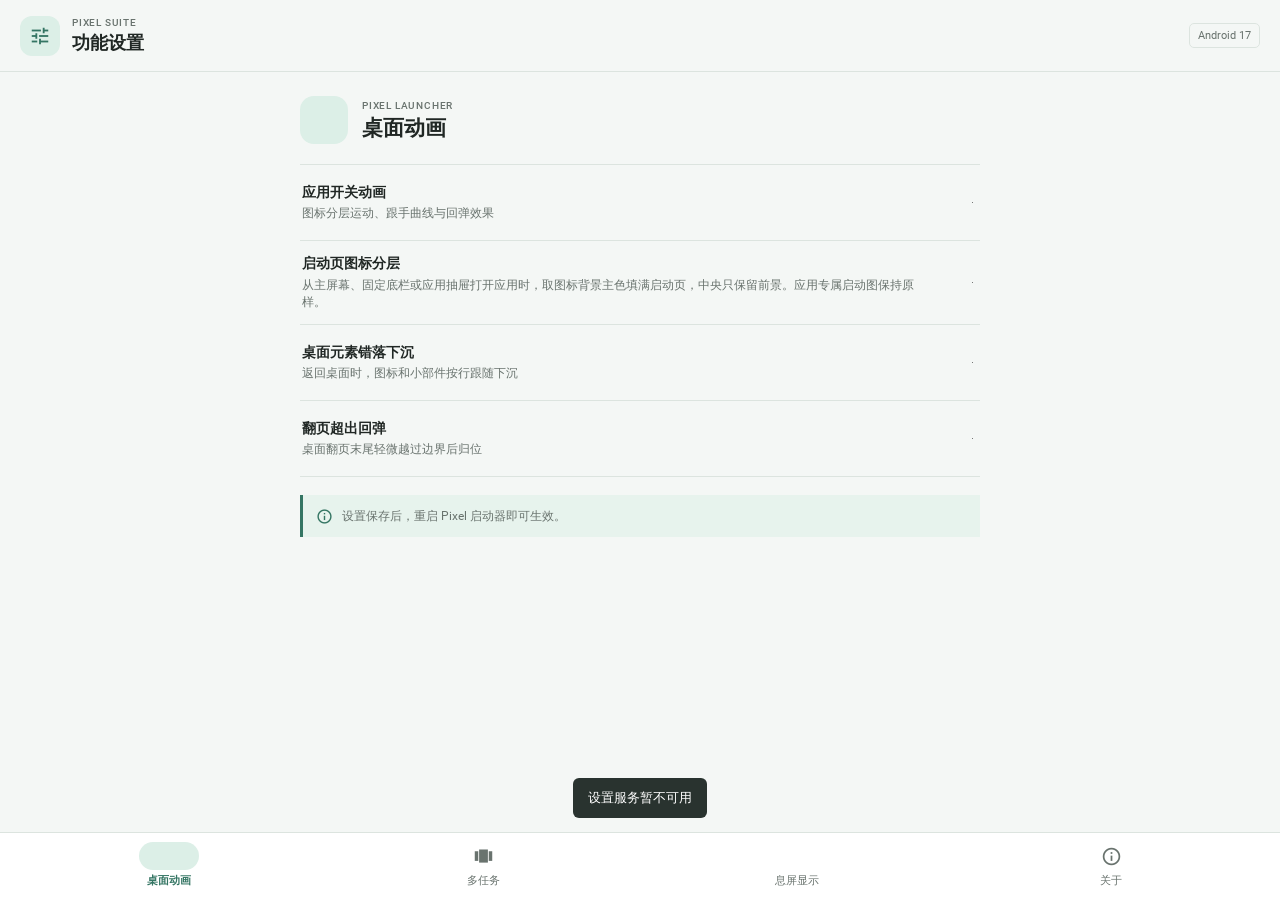
<file: pixel-suite/assets/suite/index.html>
<!doctype html>
<html lang="zh-CN">
<head>
  <meta charset="utf-8">
  <meta name="viewport" content="width=device-width, initial-scale=1, viewport-fit=cover">
  <meta name="color-scheme" content="light dark">
  <title>Pixel Suite</title>
  <link rel="stylesheet" href="file:///android_asset/css/mdui.min.css">
  <link rel="stylesheet" href="app.css">
</head>
<body class="mdui-theme-layout-auto mdui-theme-accent-teal">
  <header class="topbar">
    <div class="brand-mark" aria-hidden="true"><i class="mdui-icon material-icons">tune</i></div>
    <div class="topbar-copy">
      <div class="eyebrow">PIXEL SUITE</div>
      <h1>功能设置</h1>
    </div>
    <span class="build-tag">Android 17</span>
  </header>

  <main class="content" id="content">
    <section class="page is-active" id="page-motion" data-page="motion" aria-labelledby="motion-title">
      <div class="page-heading">
        <div class="page-icon motion-icon"><i class="mdui-icon material-icons" aria-hidden="true">animation</i></div>
        <div><p class="section-kicker">PIXEL LAUNCHER</p><h2 id="motion-title">桌面动画</h2></div>
      </div>
      <div class="settings-list">
        <div class="setting-row">
          <div class="setting-copy"><h3>应用开关动画</h3><p>图标分层运动、跟手曲线与回弹效果</p></div>
          <label class="mdui-switch switch-control"><input type="checkbox" data-feature="motion_icon_transition" aria-label="应用开关动画"><i class="mdui-switch-icon"></i></label>
        </div>
        <div class="setting-row">
          <div class="setting-copy"><h3>启动页图标分层</h3><p>从主屏幕、固定底栏或应用抽屉打开应用时，取图标背景主色填满启动页，中央只保留前景。应用专属启动图保持原样。</p></div>
          <label class="mdui-switch switch-control"><input type="checkbox" data-feature="motion_splash_layers" aria-label="启动页图标分层"><i class="mdui-switch-icon"></i></label>
        </div>
        <div class="setting-row">
          <div class="setting-copy"><h3>桌面元素错落下沉</h3><p>返回桌面时，图标和小部件按行跟随下沉</p></div>
          <label class="mdui-switch switch-control"><input type="checkbox" data-feature="motion_workspace_dip" aria-label="桌面元素错落下沉"><i class="mdui-switch-icon"></i></label>
        </div>
        <div class="setting-row">
          <div class="setting-copy"><h3>翻页超出回弹</h3><p>桌面翻页末尾轻微越过边界后归位</p></div>
          <label class="mdui-switch switch-control"><input type="checkbox" data-feature="motion_page_recoil" aria-label="翻页超出回弹"><i class="mdui-switch-icon"></i></label>
        </div>
      </div>
      <div class="restart-note"><i class="mdui-icon material-icons" aria-hidden="true">info_outline</i><span>设置保存后，重启 Pixel 启动器即可生效。</span></div>
    </section>

    <section class="page" id="page-recents" data-page="recents" aria-labelledby="recents-title" hidden>
      <div class="page-heading">
        <div class="page-icon recents-icon"><i class="mdui-icon material-icons" aria-hidden="true">view_carousel</i></div>
        <div><p class="section-kicker">OVERVIEW</p><h2 id="recents-title">多任务</h2></div>
      </div>
      <div class="settings-list">
        <div class="setting-row">
          <div class="setting-copy"><h3>多任务 Dock</h3><p>在多任务界面显示独立应用栏</p></div>
          <label class="mdui-switch switch-control"><input type="checkbox" data-feature="recents_overview_dock" aria-label="多任务 Dock"><i class="mdui-switch-icon"></i></label>
        </div>
        <div class="setting-row">
          <div class="setting-copy"><h3>从 Dock 启动小窗</h3><p>点击多任务 Dock 应用时调用小窗启动</p></div>
          <label class="mdui-switch switch-control"><input type="checkbox" data-feature="recents_float_launch" aria-label="从 Dock 启动小窗"><i class="mdui-switch-icon"></i></label>
        </div>
      </div>
      <div class="subsection-heading"><div><p class="section-kicker">APP SHORTCUTS</p><h3>应用建议</h3></div></div>
      <div class="setting-row custom-row">
        <div class="setting-copy"><h3>使用自选应用顺序</h3><p>按你选择的应用列表展示并轮换</p></div>
        <label class="mdui-switch switch-control"><input type="checkbox" id="custom-apps" aria-label="使用自选应用顺序"><i class="mdui-switch-icon"></i></label>
      </div>
      <button class="mdui-btn mdui-btn-raised picker-button" id="open-picker" type="button">
        <i class="mdui-icon material-icons" aria-hidden="true">format_list_numbered</i><span>选择应用与排序</span>
        <i class="mdui-icon material-icons trailing-icon" aria-hidden="true">chevron_right</i>
      </button>
      <div class="restart-note"><i class="mdui-icon material-icons" aria-hidden="true">info_outline</i><span>Dock 与卡片设置重启 Pixel 启动器后生效；小窗启动还需重启系统界面。</span></div>
    </section>

    <section class="page" id="page-aod" data-page="aod" aria-labelledby="aod-title" hidden>
      <div class="page-heading">
        <div class="page-icon aod-icon"><i class="mdui-icon material-icons" aria-hidden="true">bedtime</i></div>
        <div><p class="section-kicker">AMBIENT DISPLAY</p><h2 id="aod-title">息屏显示</h2></div>
      </div>
      <div class="settings-list">
        <div class="setting-row">
          <div class="setting-copy"><h3>全屏息屏壁纸</h3><p>锁屏或从黑屏抬手进入息屏显示时，壁纸可见后最多显示 10 秒。提前亮屏会取消计时。</p></div>
          <label class="mdui-switch switch-control"><input type="checkbox" data-feature="aod_restore_earth" aria-label="全屏息屏壁纸"><i class="mdui-switch-icon"></i></label>
        </div>
        <div class="setting-row">
          <div class="setting-copy"><h3>深色壁纸遮罩</h3><p>为息屏壁纸加上约 90% 的黑色遮罩；关闭后不额外压暗壁纸。</p></div>
          <label class="mdui-switch switch-control"><input type="checkbox" data-feature="aod_visibility" aria-label="深色壁纸遮罩"><i class="mdui-switch-icon"></i></label>
        </div>
        <div class="setting-row">
          <div class="setting-copy"><h3>提高息屏面板亮度</h3><p>仅在十秒全屏息显时提高内屏的亮度请求，不改变壁纸颜色。关闭后，下次息显恢复原亮度。</p></div>
          <label class="mdui-switch switch-control"><input type="checkbox" data-feature="aod_wallpaper_gain" aria-label="提高息屏面板亮度"><i class="mdui-switch-icon"></i></label>
        </div>
      </div>
      <p id="aod-status" role="status"></p>
      <div class="restart-note"><i class="mdui-icon material-icons" aria-hidden="true">info_outline</i><span>全屏壁纸只需在 LSPosed 勾选 Android 系统和系统界面，安装后重启一次。打开时同步开启系统常亮息屏；关闭后恢复普通息屏，不再计时。</span></div>
    </section>
    <section class="page" id="page-about" data-page="about" aria-labelledby="about-title" hidden>
      <div class="page-heading">
        <div class="page-icon"><i class="mdui-icon material-icons" aria-hidden="true">info_outline</i></div>
        <h2 id="about-title">关于</h2>
      </div>
      <div class="settings-list">
        <a class="setting-row about-link" href="https://github.com/PoweredBySaintDiana/PixelMotionSuite">
          <div class="setting-copy"><h3>项目主页</h3><p>GitHub · PoweredBySaintDiana/PixelMotionSuite</p></div>
          <i class="mdui-icon material-icons" aria-hidden="true">open_in_new</i>
        </a>
        <a class="setting-row about-link" href="https://www.coolapk.com/u/39629892">
          <div class="setting-copy"><h3>作者的酷安主页</h3><p>酷安 · UID 39629892</p></div>
          <i class="mdui-icon material-icons" aria-hidden="true">open_in_new</i>
        </a>
      </div>
    </section>
  </main>

  <nav class="bottom-nav" aria-label="功能分类">
    <button class="nav-item is-selected" type="button" data-target="motion" aria-current="page">
      <span class="nav-icon"><i class="mdui-icon material-icons" aria-hidden="true">animation</i></span><span>桌面动画</span>
    </button>
    <button class="nav-item" type="button" data-target="recents">
      <span class="nav-icon"><i class="mdui-icon material-icons" aria-hidden="true">view_carousel</i></span><span>多任务</span>
    </button>
    <button class="nav-item" type="button" data-target="aod">
      <span class="nav-icon"><i class="mdui-icon material-icons" aria-hidden="true">bedtime</i></span><span>息屏显示</span>
    </button>
    <button class="nav-item" type="button" data-target="about">
      <span class="nav-icon"><i class="mdui-icon material-icons" aria-hidden="true">info_outline</i></span><span>关于</span>
    </button>
  </nav>
  <div class="snackbar" id="snackbar" role="status" aria-live="polite"></div>
  <script src="file:///android_asset/js/mdui.min.js"></script>
  <script src="app.js"></script>
</body>
</html>
</file>
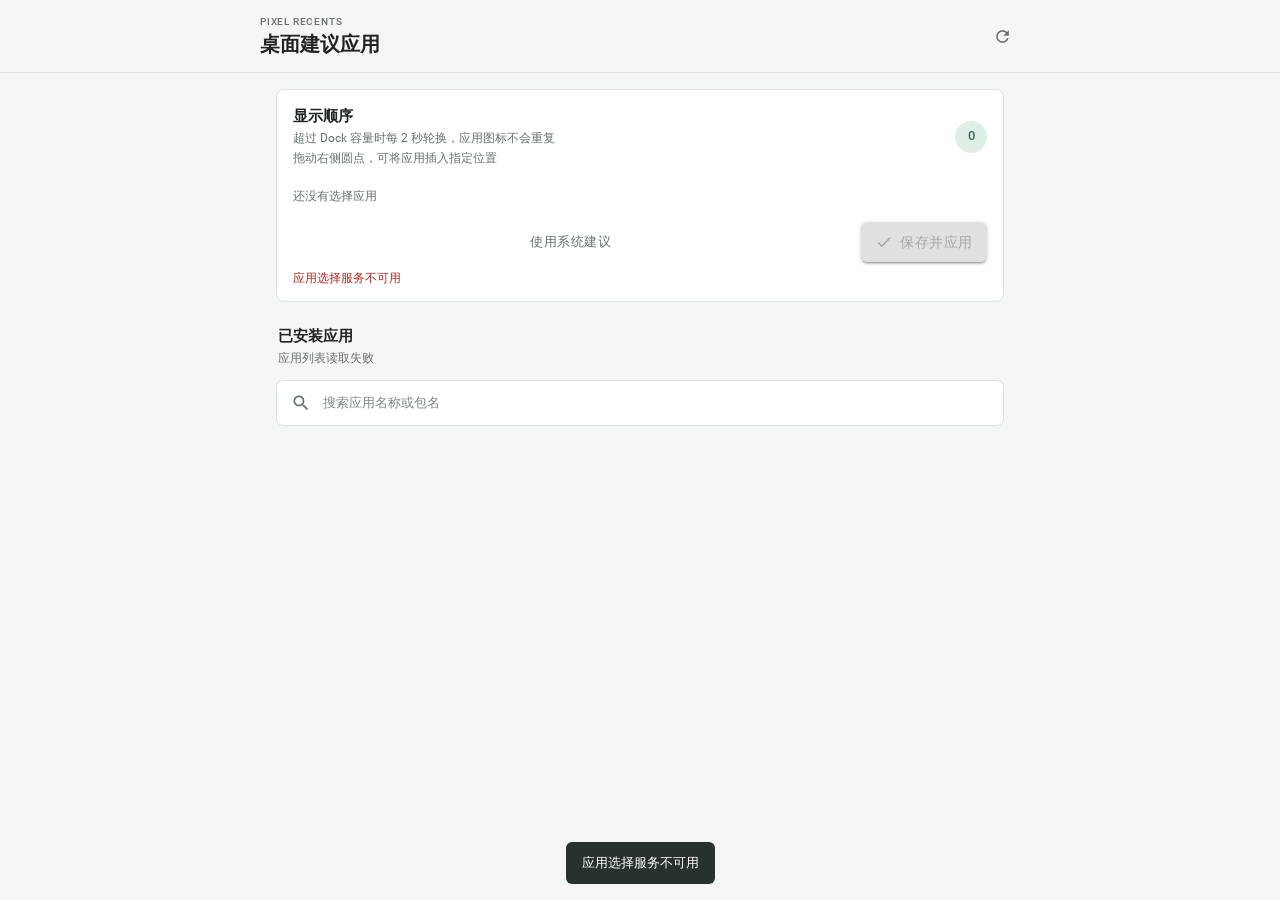
<file: pixel-suite/assets/settings/apps/index.html>
<!doctype html>
<html lang="zh-CN">
<head>
  <meta charset="utf-8">
  <meta name="viewport" content="width=device-width, initial-scale=1, viewport-fit=cover">
  <meta name="color-scheme" content="light dark">
  <title>桌面建议应用</title>
  <link rel="stylesheet" href="../../css/mdui.min.css">
  <link rel="stylesheet" href="app.css">
</head>
<body class="mdui-theme-layout-auto mdui-theme-accent-teal">
  <header class="topbar">
    <div class="topbar-inner">
      <div class="heading">
        <div class="eyebrow">PIXEL RECENTS</div>
        <h1>桌面建议应用</h1>
      </div>
      <button id="reload-button" class="icon-button" type="button" aria-label="重新读取应用">
        <i class="mdui-icon material-icons" aria-hidden="true">refresh</i>
      </button>
    </div>
  </header>

  <main class="page">
    <section class="selection-panel" aria-labelledby="selection-title">
      <div class="section-heading">
        <div>
          <h2 id="selection-title">显示顺序</h2>
          <p>超过 Dock 容量时每 2 秒轮换，应用图标不会重复</p>
          <p>拖动右侧圆点，可将应用插入指定位置</p>
        </div>
        <span id="selected-count" class="count-badge">0</span>
      </div>
      <div id="selected-list" class="selected-list">
        <div id="selected-empty" class="empty-inline">还没有选择应用</div>
      </div>
      <div class="selection-actions">
        <button id="native-button" class="mdui-btn mdui-btn-dense" type="button">
          <i class="mdui-icon material-icons" aria-hidden="true">auto_awesome</i>
          使用系统建议
        </button>
        <button id="save-button" class="mdui-btn mdui-btn-raised mdui-color-theme" type="button" disabled>
          <i class="mdui-icon material-icons" aria-hidden="true">check</i>
          保存并应用
        </button>
      </div>
      <div id="save-status" class="save-status" role="status" aria-live="polite"></div>
    </section>

    <section class="apps-section" aria-labelledby="apps-title">
      <div class="section-heading apps-heading">
        <div>
          <h2 id="apps-title">已安装应用</h2>
          <p id="apps-subtitle">正在读取可启动的应用</p>
        </div>
        <span id="visible-count" class="muted-count"></span>
      </div>
      <label class="search-field">
        <i class="mdui-icon material-icons" aria-hidden="true">search</i>
        <input id="search-input" type="search" autocomplete="off" placeholder="搜索应用名称或包名" aria-label="搜索应用名称或包名">
        <button id="clear-search" class="icon-button clear-search" type="button" aria-label="清除搜索" hidden>
          <i class="mdui-icon material-icons" aria-hidden="true">close</i>
        </button>
      </label>
      <div id="apps-list" class="apps-list" aria-live="polite"></div>
      <div id="apps-empty" class="empty-state" hidden>
        <i class="mdui-icon material-icons" aria-hidden="true">search_off</i>
        <span>没有找到匹配的应用</span>
      </div>
    </section>
  </main>

  <div id="snackbar" class="snackbar" role="status" aria-live="polite"></div>
  <script src="../../js/mdui.min.js"></script>
  <script src="app.js"></script>
</body>
</html>
</file>
<file: pixel-suite/assets/suite/app.css>
@font-face {
  font-family: Roboto;
  src: url("../fonts/roboto/Roboto-Regular.woff2") format("woff2");
  font-style: normal;
  font-weight: 400;
  font-display: swap;
}
@font-face {
  font-family: Roboto;
  src: url("../fonts/roboto/Roboto-Medium.woff2") format("woff2");
  font-style: normal;
  font-weight: 500 700;
  font-display: swap;
}
@font-face {
  font-family: "Material Icons";
  src: url("../icons/material-icons/MaterialIcons-Regular.woff2") format("woff2");
  font-style: normal;
  font-weight: 400;
  font-display: block;
}

:root {
  color-scheme: light dark;
  --surface: #f4f7f5;
  --raised: #ffffff;
  --text: #202724;
  --muted: #69736e;
  --line: #dce4df;
  --accent: #347563;
  --accent-soft: #dcefe7;
  --motion: #287c72;
  --recents: #516e9d;
  --aod: #a45c43;
  --safe-top: env(safe-area-inset-top, 0px);
  --safe-bottom: env(safe-area-inset-bottom, 0px);
}

@media (prefers-color-scheme: dark) {
  :root {
    --surface: #151a18;
    --raised: #202724;
    --text: #e7eeea;
    --muted: #a3b0a9;
    --line: #37423c;
    --accent: #95d4bf;
    --accent-soft: #2b4038;
    --motion: #83d1c4;
    --recents: #a5bce6;
    --aod: #e6a88f;
  }
}

* { box-sizing: border-box; }
html, body { width: 100%; min-height: 100%; margin: 0; }
body {
  min-height: 100vh;
  background: var(--surface);
  color: var(--text);
  font-family: Roboto, "Noto Sans CJK SC", "Microsoft YaHei", sans-serif;
  -webkit-font-smoothing: antialiased;
}
button { font: inherit; }
.mdui-icon { font-family: "Material Icons", "material-icons", sans-serif; font-weight: normal; font-style: normal; line-height: 1; letter-spacing: normal; text-transform: none; display: inline-block; white-space: nowrap; word-wrap: normal; direction: ltr; -webkit-font-feature-settings: "liga"; -webkit-font-smoothing: antialiased; }

.topbar {
  position: sticky;
  top: 0;
  z-index: 2;
  display: flex;
  min-height: 72px;
  align-items: center;
  gap: 12px;
  padding: calc(10px + var(--safe-top)) 20px 10px;
  border-bottom: 1px solid var(--line);
  background: color-mix(in srgb, var(--surface) 94%, transparent);
  backdrop-filter: blur(14px);
}
.brand-mark { display: grid; width: 40px; height: 40px; place-items: center; border-radius: 12px; background: var(--accent-soft); color: var(--accent); }
.brand-mark .mdui-icon { font-size: 22px; }
.topbar-copy { flex: 1; min-width: 0; }
.eyebrow, .section-kicker { margin: 0; color: var(--muted); font-size: 10px; font-weight: 700; line-height: 1.4; letter-spacing: .08em; }
h1, h2, h3, p { margin: 0; }
h1 { margin-top: 1px; font-size: 18px; font-weight: 600; line-height: 1.3; }
.build-tag { padding: 5px 8px; border: 1px solid var(--line); border-radius: 5px; color: var(--muted); font-size: 11px; }

.content { width: min(100%, 720px); min-height: calc(100vh - 150px); margin: 0 auto; padding: 24px 20px calc(112px + var(--safe-bottom)); }
.page[hidden] { display: none; }
.page { animation: page-in .18s ease-out both; }
@keyframes page-in { from { opacity: .65; transform: translateY(4px); } to { opacity: 1; transform: translateY(0); } }
.page-heading { display: flex; align-items: center; gap: 14px; margin: 0 0 20px; }
.page-icon { display: grid; width: 48px; height: 48px; flex: 0 0 auto; place-items: center; border-radius: 14px; background: var(--accent-soft); color: var(--accent); }
.page-icon .mdui-icon { font-size: 25px; }
.motion-icon { color: var(--motion); }
.recents-icon { color: var(--recents); background: color-mix(in srgb, var(--recents) 13%, var(--raised)); }
.aod-icon { color: var(--aod); background: color-mix(in srgb, var(--aod) 13%, var(--raised)); }
.page-heading h2 { margin-top: 2px; font-size: 21px; font-weight: 600; line-height: 1.25; }
.settings-list { border-top: 1px solid var(--line); }
.setting-row { display: flex; min-height: 76px; align-items: center; gap: 16px; padding: 13px 2px; border-bottom: 1px solid var(--line); }
.setting-row.is-disabled { opacity: .48; }
.setting-copy { min-width: 0; flex: 1; }
.setting-copy h3 { font-size: 14px; font-weight: 600; line-height: 1.4; }
.setting-copy p { margin-top: 3px; color: var(--muted); font-size: 12px; line-height: 1.45; }
.about-link { color: var(--text); text-decoration: none; overflow-wrap: anywhere; }
.about-link .mdui-icon { flex: 0 0 auto; color: var(--accent); font-size: 20px; }
.about-link:active { background: var(--accent-soft); }
.about-link:focus-visible { outline: 2px solid var(--accent); outline-offset: -2px; }
.switch-control { display: flex; width: 44px; height: 32px; flex: 0 0 auto; align-items: center; justify-content: flex-end; margin: 0 2px 0 0; }
.switch-control input { width: 1px; height: 1px; }
.mdui-switch-icon { border-color: var(--muted); }
.mdui-theme-accent-teal .switch-control input[type="checkbox"]:checked + .mdui-switch-icon { background: color-mix(in srgb, var(--accent) 45%, var(--raised)); border-color: var(--accent); }
.mdui-theme-accent-teal .switch-control input[type="checkbox"]:checked + .mdui-switch-icon::before { background: var(--accent); }
.switch-control input:focus-visible + .mdui-switch-icon { outline: 2px solid var(--accent); outline-offset: 3px; }
.restart-note { display: flex; align-items: flex-start; gap: 9px; margin-top: 18px; padding: 12px 13px; border-left: 3px solid var(--accent); background: color-mix(in srgb, var(--accent-soft) 55%, var(--surface)); color: var(--muted); font-size: 12px; line-height: 1.5; }
.restart-note .mdui-icon { flex: 0 0 auto; margin-top: 1px; color: var(--accent); font-size: 17px; }
.subsection-heading { display: flex; align-items: center; justify-content: space-between; margin: 24px 2px 4px; }
.subsection-heading h3 { margin-top: 2px; font-size: 16px; font-weight: 600; }
.custom-row { border-top: 1px solid var(--line); }
.picker-button { display: flex; width: 100%; min-height: 48px; align-items: center; gap: 10px; margin-top: 14px; padding: 0 14px; border-radius: 7px; background: var(--raised); color: var(--text); text-align: left; text-transform: none; box-shadow: none; }
.picker-button .mdui-icon { color: var(--accent); font-size: 20px; }
.picker-button span { flex: 1; font-size: 13px; font-weight: 600; }
.picker-button .trailing-icon { color: var(--muted); font-size: 21px; }
.picker-button:active { background: var(--accent-soft); }

.bottom-nav { position: fixed; z-index: 4; right: 0; bottom: 0; left: 0; display: grid; grid-template-columns: repeat(4, minmax(0, 1fr)); min-height: calc(68px + var(--safe-bottom)); padding: 7px 12px calc(7px + var(--safe-bottom)); border-top: 1px solid var(--line); background: color-mix(in srgb, var(--raised) 96%, transparent); backdrop-filter: blur(16px); }
.nav-item { display: grid; min-width: 0; grid-template-rows: 30px 17px; justify-items: center; align-content: center; gap: 2px; padding: 2px 4px; border: 0; border-radius: 7px; background: transparent; color: var(--muted); cursor: pointer; font-size: 11px; line-height: 1.2; }
.nav-icon { display: grid; width: 60px; height: 28px; place-items: center; border-radius: 14px; transition: background .15s ease, color .15s ease; }
.nav-icon .mdui-icon { font-size: 21px; }
.nav-item.is-selected { color: var(--accent); font-weight: 600; }
.nav-item.is-selected .nav-icon { background: var(--accent-soft); }
.nav-item:focus-visible { outline: 2px solid var(--accent); outline-offset: -2px; }
.snackbar { position: fixed; z-index: 6; right: 18px; bottom: calc(82px + var(--safe-bottom)); left: 18px; width: fit-content; max-width: min(500px, calc(100% - 36px)); margin: 0 auto; padding: 11px 15px; border-radius: 6px; background: #29332f; color: #fff; font-size: 13px; line-height: 1.4; opacity: 0; pointer-events: none; transform: translateY(8px); transition: opacity .18s ease, transform .18s ease; }
.snackbar.is-visible { opacity: 1; transform: translateY(0); }

@media (max-width: 380px) {
  .content { padding-right: 16px; padding-left: 16px; }
  .topbar { padding-right: 16px; padding-left: 16px; }
  .setting-row { gap: 10px; }
  .setting-copy h3 { font-size: 13px; }
  .setting-copy p { font-size: 11px; }
}
</file>
<file: pixel-suite/assets/settings/apps/app.css>
@font-face {
  font-family: Roboto;
  src: url("../../fonts/roboto/Roboto-Regular.woff2") format("woff2");
  font-style: normal;
  font-weight: 400;
  font-display: swap;
}
@font-face {
  font-family: Roboto;
  src: url("../../fonts/roboto/Roboto-Medium.woff2") format("woff2");
  font-style: normal;
  font-weight: 500 700;
  font-display: swap;
}
@font-face {
  font-family: "Material Icons";
  src: url("../../icons/material-icons/MaterialIcons-Regular.woff2") format("woff2");
  font-style: normal;
  font-weight: 400;
  font-display: block;
}

:root {
  color-scheme: light dark;
  --surface: #f4f6f5;
  --surface-raised: #ffffff;
  --text: #202522;
  --muted: #68716d;
  --line: #dce2df;
  --accent: #356b5e;
  --accent-soft: #e0eee8;
  --danger: #b3261e;
  --safe-top: env(safe-area-inset-top, 0px);
  --safe-bottom: env(safe-area-inset-bottom, 0px);
}

@media (prefers-color-scheme: dark) {
  :root {
    --surface: #171a19;
    --surface-raised: #222725;
    --text: #e6ebe8;
    --muted: #a4afaa;
    --line: #39413d;
    --accent: #93d3c1;
    --accent-soft: #2c413a;
    --danger: #ffb4ab;
  }
}

* { box-sizing: border-box; }

html, body { min-height: 100%; }

body {
  margin: 0;
  background: var(--surface);
  color: var(--text);
  font-family: Roboto, "Noto Sans CJK SC", "Microsoft YaHei", sans-serif;
  -webkit-font-smoothing: antialiased;
}

button, input { font: inherit; }

.topbar {
  position: sticky;
  top: 0;
  z-index: 3;
  padding: calc(12px + var(--safe-top)) 16px 12px;
  background: color-mix(in srgb, var(--surface) 94%, transparent);
  border-bottom: 1px solid var(--line);
  backdrop-filter: blur(16px);
}

.topbar-inner, .page {
  width: min(100%, 760px);
  margin: 0 auto;
}

.topbar-inner {
  display: flex;
  align-items: center;
  justify-content: space-between;
  min-height: 48px;
}

.eyebrow {
  color: var(--muted);
  font-size: 10px;
  font-weight: 700;
  line-height: 1.4;
  letter-spacing: .08em;
}

h1, h2, p { margin: 0; }

h1 {
  margin-top: 2px;
  font-size: 20px;
  font-weight: 600;
  line-height: 1.3;
}

.page {
  padding: 16px 16px calc(30px + var(--safe-bottom));
}

.selection-panel {
  padding: 16px;
  border: 1px solid var(--line);
  border-radius: 8px;
  background: var(--surface-raised);
}

.section-heading {
  display: flex;
  align-items: center;
  justify-content: space-between;
  gap: 12px;
}

h2 {
  font-size: 15px;
  font-weight: 600;
  line-height: 1.4;
}

.section-heading p {
  margin-top: 3px;
  color: var(--muted);
  font-size: 12px;
  line-height: 1.45;
}

.count-badge {
  display: grid;
  width: 32px;
  height: 32px;
  flex: 0 0 auto;
  place-items: center;
  border-radius: 50%;
  background: var(--accent-soft);
  color: var(--accent);
  font-size: 13px;
  font-weight: 700;
}

.selected-list {
  display: grid;
  gap: 4px;
  margin-top: 12px;
}

.selected-item {
  position: relative;
  display: flex;
  min-height: 48px;
  align-items: center;
  gap: 8px;
  padding: 4px 0;
  border-bottom: 1px solid var(--line);
  transition: background-color .12s ease, opacity .12s ease;
}

.selected-item:last-child { border-bottom: 0; }
.selected-item.is-dragging {
  border-radius: 6px;
  background: var(--accent-soft);
  opacity: .58;
}

.selected-item.is-drop-before::before,
.selected-item.is-drop-after::after {
  position: absolute;
  right: 8px;
  left: 40px;
  height: 2px;
  border-radius: 2px;
  background: var(--accent);
  content: "";
  pointer-events: none;
}

.selected-item.is-drop-before::before { top: -3px; }
.selected-item.is-drop-after::after { bottom: -3px; }

.selected-icon {
  width: 32px;
  height: 32px;
  flex: 0 0 auto;
  border-radius: 8px;
}

.selected-copy, .app-copy {
  display: grid;
  min-width: 0;
  flex: 1;
  gap: 2px;
}

.selected-label, .app-name {
  overflow: hidden;
  color: var(--text);
  font-size: 13px;
  font-weight: 500;
  line-height: 1.4;
  text-overflow: ellipsis;
  white-space: nowrap;
}

.selected-position, .app-package {
  overflow: hidden;
  color: var(--muted);
  font-size: 11px;
  line-height: 1.3;
  text-overflow: ellipsis;
  white-space: nowrap;
}

.order-button, .icon-button {
  display: grid;
  width: 36px;
  height: 36px;
  flex: 0 0 auto;
  place-items: center;
  border: 0;
  border-radius: 50%;
  background: transparent;
  color: var(--muted);
  cursor: pointer;
}

.drag-handle { touch-action: none; cursor: grab; }
.drag-handle .mdui-icon { display: none; }
.drag-handle::before {
  width: 14px;
  height: 21px;
  background-image: radial-gradient(circle, currentColor 1.7px, transparent 1.9px);
  background-size: 7px 7px;
  content: "";
}
.drag-handle.is-active { color: var(--accent); cursor: grabbing; }

.order-button .mdui-icon, .icon-button .mdui-icon { font-size: 19px; }
.order-button:active, .icon-button:active { background: var(--accent-soft); color: var(--accent); }
.order-button:disabled, .icon-button:disabled { opacity: .35; cursor: default; }

.selection-actions {
  display: flex;
  align-items: center;
  justify-content: space-between;
  gap: 12px;
  margin-top: 12px;
}

.selection-actions .mdui-btn {
  display: inline-flex;
  min-height: 40px;
  align-items: center;
  gap: 7px;
  padding: 0 14px;
  border-radius: 6px;
  text-transform: none;
  white-space: nowrap;
}

.selection-actions .mdui-icon { font-size: 18px; }
.selection-actions .mdui-btn-dense { color: var(--muted); }
.selection-actions .mdui-btn-raised { background: var(--accent); color: #fff; }
.selection-actions .mdui-btn-raised[disabled] { opacity: .45; }

.save-status {
  min-height: 0;
  margin-top: 0;
  color: var(--accent);
  font-size: 12px;
}

.save-status:not(:empty) { margin-top: 10px; }
.save-status.is-error { color: var(--danger); }

.apps-section { margin-top: 24px; }
.apps-heading { margin: 0 2px 12px; }
.muted-count { color: var(--muted); font-size: 11px; }

.search-field {
  display: flex;
  min-height: 46px;
  align-items: center;
  gap: 10px;
  padding: 0 10px 0 14px;
  border: 1px solid var(--line);
  border-radius: 7px;
  background: var(--surface-raised);
  color: var(--muted);
}

.search-field:focus-within { border-color: var(--accent); box-shadow: 0 0 0 1px var(--accent); }
.search-field > .mdui-icon { font-size: 20px; }

.search-field input {
  width: 100%;
  min-width: 0;
  height: 44px;
  border: 0;
  outline: 0;
  background: transparent;
  color: var(--text);
  font-size: 13px;
}

.search-field input::placeholder { color: var(--muted); opacity: .85; }
.clear-search[hidden] { display: none; }

.apps-list { margin-top: 8px; }

.app-row {
  display: flex;
  min-height: 64px;
  align-items: center;
  gap: 12px;
  padding: 8px 10px;
  border-bottom: 1px solid var(--line);
  cursor: pointer;
  user-select: none;
}

.app-row:active { background: var(--accent-soft); }
.app-row .mdui-checkbox-input { position: absolute; width: 1px; height: 1px; opacity: 0; }

.checkbox-mark {
  position: relative;
  display: grid;
  width: 18px;
  height: 18px;
  flex: 0 0 auto;
  place-items: center;
  border: 2px solid var(--muted);
  border-radius: 3px;
  color: #fff;
}

.app-row input:checked + .checkbox-mark { border-color: var(--accent); background: var(--accent); }
.app-row input:checked + .checkbox-mark::after {
  width: 8px;
  height: 4px;
  margin-top: -2px;
  border-bottom: 2px solid currentColor;
  border-left: 2px solid currentColor;
  content: "";
  transform: rotate(-45deg);
}

.app-icon {
  width: 40px;
  height: 40px;
  flex: 0 0 auto;
  border-radius: 10px;
  background: var(--accent-soft);
  object-fit: contain;
}

.order-badge {
  display: grid;
  width: 24px;
  height: 24px;
  flex: 0 0 auto;
  place-items: center;
  border-radius: 50%;
  background: var(--accent-soft);
  color: var(--accent);
  font-size: 11px;
  font-weight: 700;
}

.empty-inline {
  padding: 10px 0 6px;
  color: var(--muted);
  font-size: 12px;
}

.empty-state {
  display: grid;
  min-height: 140px;
  place-content: center;
  justify-items: center;
  gap: 8px;
  color: var(--muted);
  font-size: 12px;
}

.empty-state[hidden] { display: none; }
.empty-state .mdui-icon { font-size: 28px; opacity: .75; }

.snackbar {
  position: fixed;
  z-index: 5;
  right: 16px;
  bottom: calc(16px + var(--safe-bottom));
  left: 16px;
  width: fit-content;
  max-width: min(520px, calc(100% - 32px));
  margin: 0 auto;
  padding: 12px 16px;
  border-radius: 6px;
  background: #29312e;
  color: #fff;
  font-size: 13px;
  line-height: 1.4;
  opacity: 0;
  pointer-events: none;
  transform: translateY(10px);
  transition: opacity .18s ease, transform .18s ease;
}

.snackbar.is-visible { opacity: 1; transform: translateY(0); }

@media (max-width: 390px) {
  .page { padding-right: 12px; padding-left: 12px; }
  .selection-panel { padding: 13px; }
  .selection-actions { gap: 5px; }
  .selection-actions .mdui-btn { padding: 0 9px; font-size: 12px; }
  .selection-actions .mdui-icon { font-size: 16px; }
  .selected-item { gap: 4px; }
  .order-button { width: 32px; height: 32px; }
}
</file>
